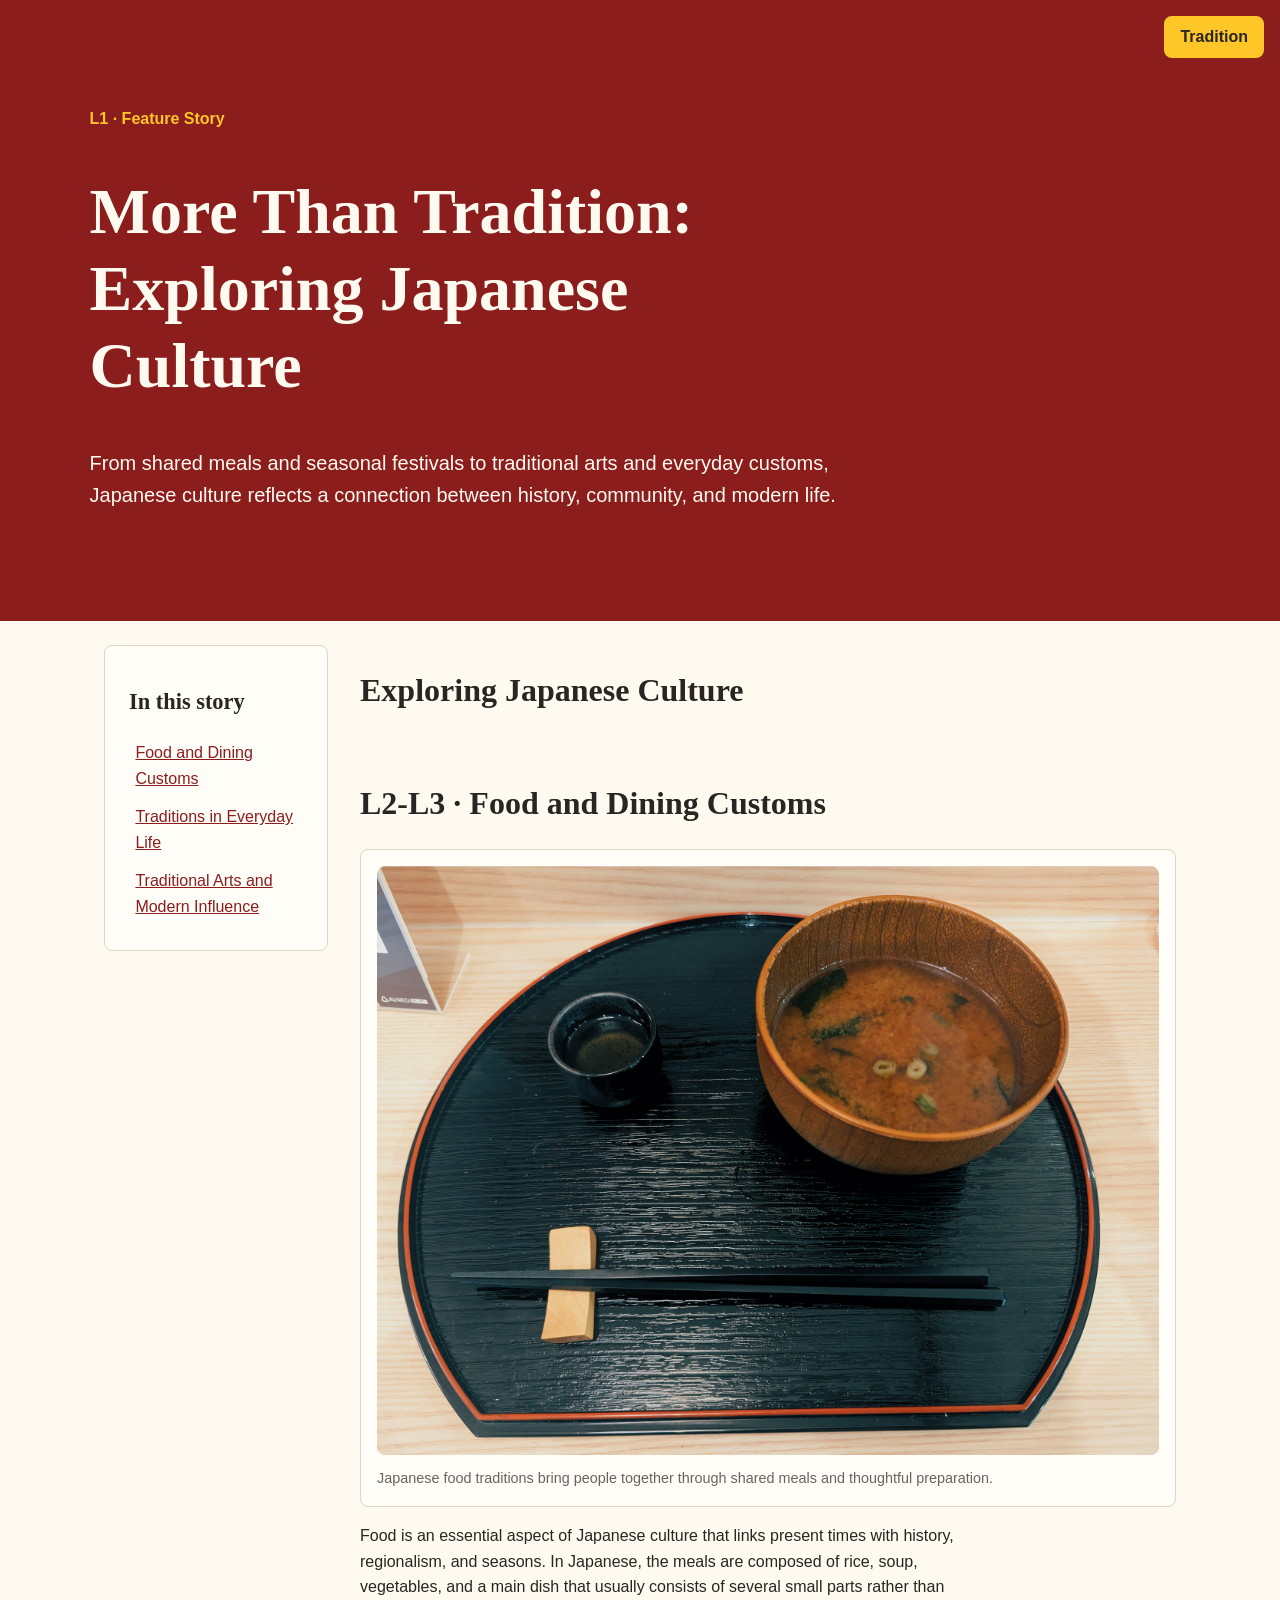
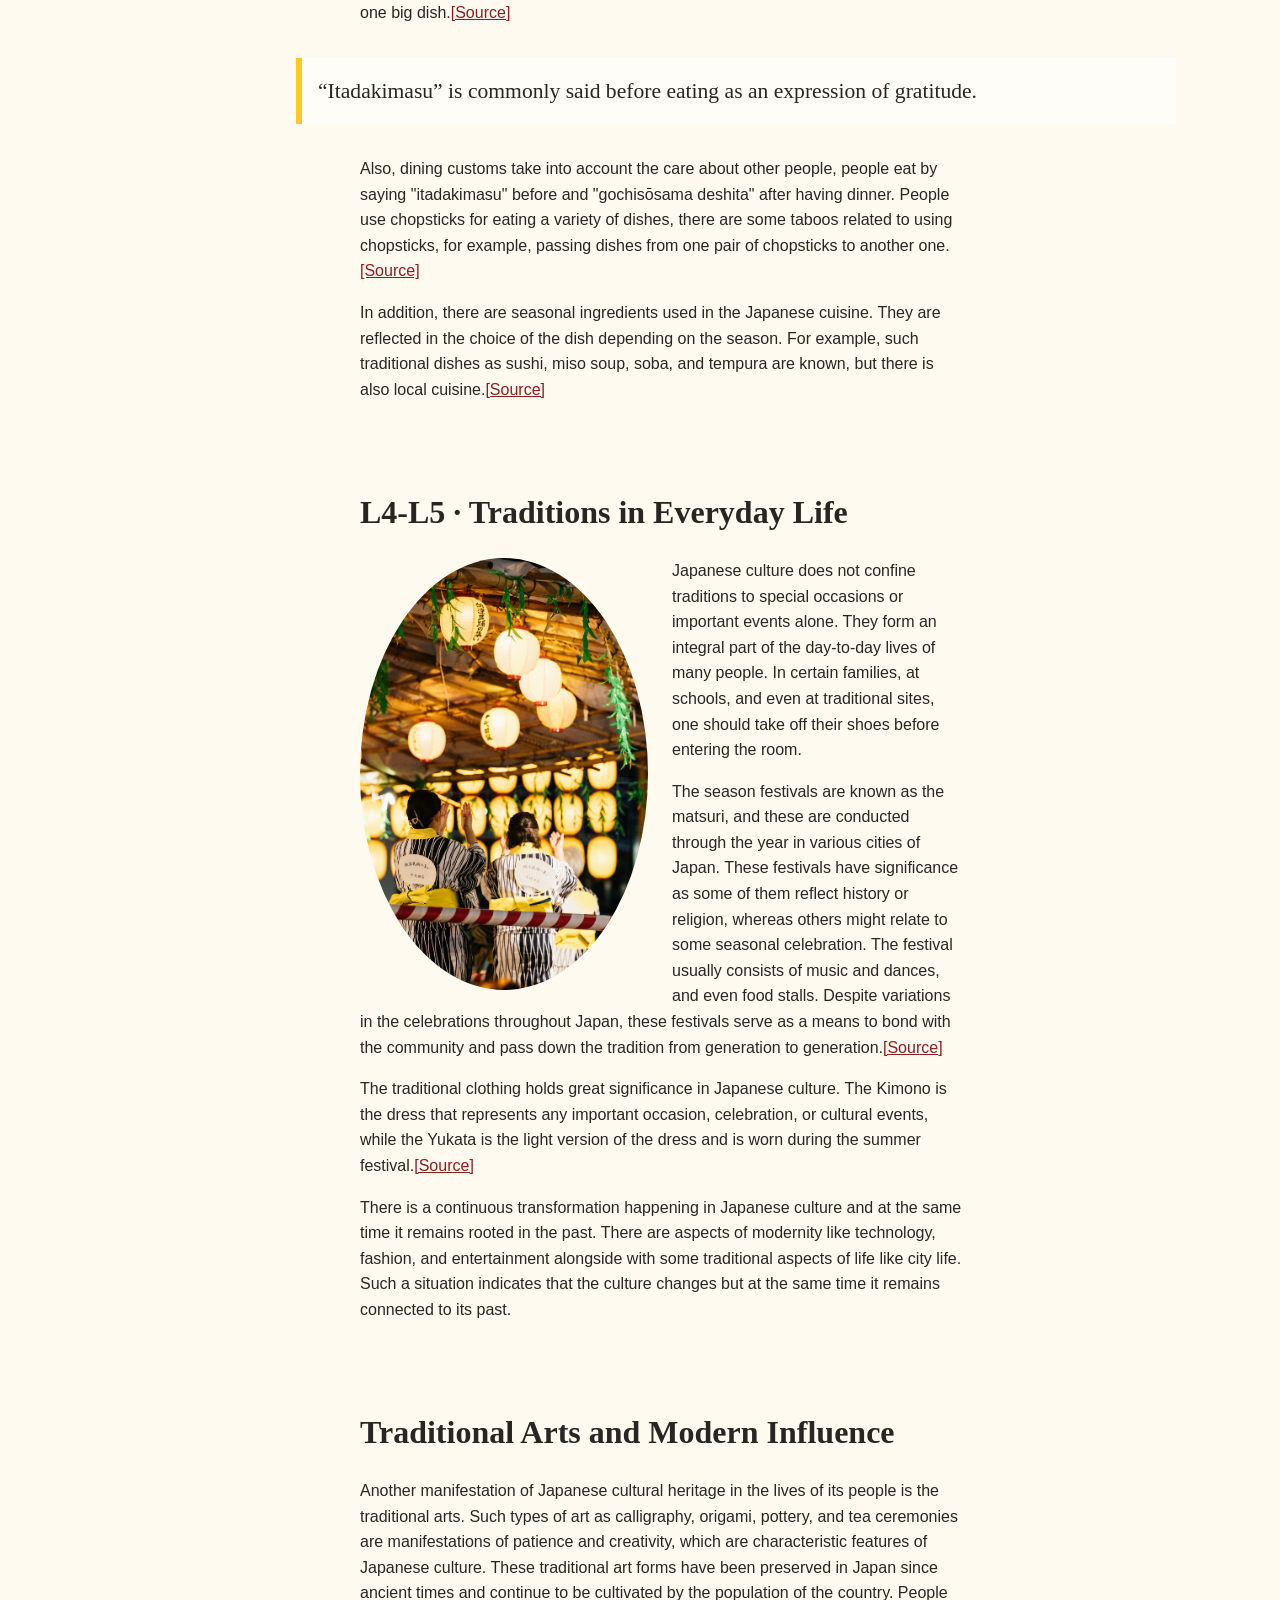
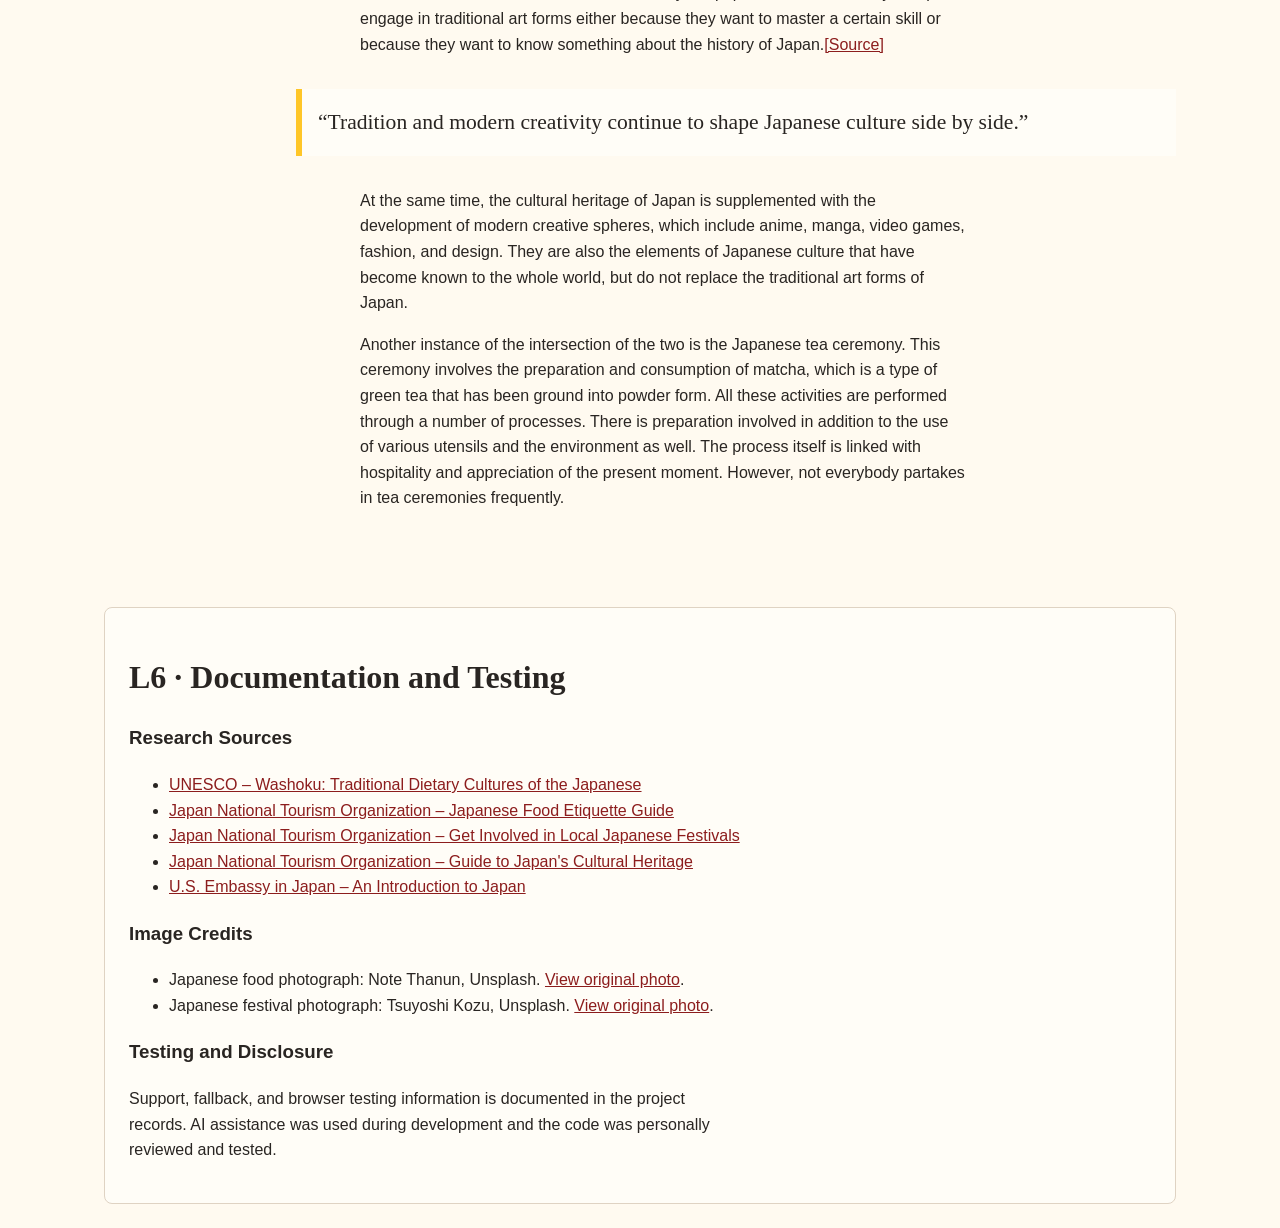
<file: index.html>
<!doctype html>
<html lang="en">
    <head>
        <meta charset="utf-8">
        <meta name="viewport" content="width=device-width,initial-scale=1">
        <title>More Than Tradition: Exploring Japanese Culture</title>
        <link rel="stylesheet" href="styles.css">
    </head>
    <body>
        <header class="feature-header">
            <p class="eyebrow">L1 · Feature Story</p>
            <h1>More Than Tradition: Exploring Japanese Culture</h1>
            <p class="lede">From shared meals and seasonal festivals to traditional arts and everyday customs, Japanese culture reflects a connection between history, community, and modern life.</p>
            <span class="issue-badge">Tradition</span>
        </header>
        <main>
            <aside class="story-guide">
                <h2>In this story</h2>
                <a href="#section-one">Food and Dining Customs</a>
                <a href="#section-two">Traditions in Everyday Life</a>
                <a href="#section-three">Traditional Arts and Modern Influence</a>
            </aside>
            <article>
                <h2>Exploring Japanese Culture</h2>
                <section id="section-one">
                    <h2>L2-L3 · Food and Dining Customs</h2>
                    <figure class="feature-figure">
                        <img src="japanese-food.jpg" alt="A traditional Japanese meal with miso soup, chopsticks, and tea" width="1000" height="700">
                        <figcaption>Japanese food traditions bring people together through shared meals and thoughtful preparation.</figcaption>
                    </figure>
                    <p>Food is an essential aspect of Japanese culture that links present times with history, regionalism, and seasons. In Japanese, the meals are composed of rice, soup, vegetables, and a main dish that usually consists of several small parts rather than one big dish.<a href="https://ich.unesco.org/en/RL/washoku-traditional-dietary-culture-of-the-japanese-notably-for-the-celebration-of-new-year-00869">[Source]</a></p>
                    <blockquote class="pull-quote">“Itadakimasu” is commonly said before eating as an expression of gratitude.</blockquote>
                    <p>Also, dining customs take into account the care about other people, people eat by saying "itadakimasu" before and "gochisōsama deshita" after having dinner. People use chopsticks for eating a variety of dishes, there are some taboos related to using chopsticks, for example, passing dishes from one pair of chopsticks to another one.<a href="https://www.in.emb-japan.go.jp/Japan-Calling/Dec_2013.pdf">[Source]</a></p>
                    <p>In addition, there are seasonal ingredients used in the Japanese cuisine. They are reflected in the choice of the dish depending on the season. For example, such traditional dishes as sushi, miso soup, soba, and tempura are known, but there is also local cuisine.<a href="https://faq.japan-travel.jnto.go.jp/en/guide/japanese-food-etiquette/">[Source]</a></p>
                </section>
                <section id="section-two">
                    <h2>L4-L5 · Traditions in Everyday Life</h2>
                    <img class="shape-portrait" src="japanese-festival.jpg" alt="People wearing yukata at a Japanese festival with illuminated lanterns" width="600" height="600">
                    <p>Japanese culture does not confine traditions to special occasions or important events alone. They form an integral part of the day-to-day lives of many people. In certain families, at schools, and even at traditional sites, one should take off their shoes before entering the room.</p>
                    <p>The season festivals are known as the matsuri, and these are conducted through the year in various cities of Japan. These festivals have significance as some of them reflect history or religion, whereas others might relate to some seasonal celebration. The festival usually consists of music and dances, and even food stalls. Despite variations in the celebrations throughout Japan, these festivals serve as a means to bond with the community and pass down the tradition from generation to generation.<a href="https://www.japan.travel/en/guide/get-involved-in-local-festivals/">[Source]</a></p>
                    <p>The traditional clothing holds great significance in Japanese culture. The Kimono is the dress that represents any important occasion, celebration, or cultural events, while the Yukata is the light version of the dress and is worn during the summer festival.<a href="https://www.japan.travel/en/guide/cultural-experiences/">[Source]</a></p>
                    <p>There is a continuous transformation happening in Japanese culture and at the same time it remains rooted in the past. There are aspects of modernity like technology, fashion, and entertainment alongside with some traditional aspects of life like city life. Such a situation indicates that the culture changes but at the same time it remains connected to its past.</p>
                </section>
                <section id="section-three">
                    <h2>Traditional Arts and Modern Influence</h2>
                    <p>Another manifestation of Japanese cultural heritage in the lives of its people is the traditional arts. Such types of art as calligraphy, origami, pottery, and tea ceremonies are manifestations of patience and creativity, which are characteristic features of Japanese culture. These traditional art forms have been preserved in Japan since ancient times and continue to be cultivated by the population of the country. People engage in traditional art forms either because they want to master a certain skill or because they want to know something about the history of Japan.<a href="https://www.japan.travel/en/guide/japans-cultural-heritage/">[Source]</a></p>
                    <blockquote class="pull-quote">“Tradition and modern creativity continue to shape Japanese culture side by side.”</blockquote>
                    <p>At the same time, the cultural heritage of Japan is supplemented with the development of modern creative spheres, which include anime, manga, video games, fashion, and design. They are also the elements of Japanese culture that have become known to the whole world, but do not replace the traditional art forms of Japan.</p>
                    <p>Another instance of the intersection of the two is the Japanese tea ceremony. This ceremony involves the preparation and consumption of matcha, which is a type of green tea that has been ground into powder form. All these activities are performed through a number of processes. There is preparation involved in addition to the use of various utensils and the environment as well. The process itself is linked with hospitality and appreciation of the present moment. However, not everybody partakes in tea ceremonies frequently.</p>
                </section>
            </article>
            <section class="documentation">
                <h2>L6 · Documentation and Testing</h2>
                <h3>Research Sources</h3>
                <ul>
                    <li><a href="https://ich.unesco.org/en/RL/washoku-traditional-dietary-culture-of-the-japanese-notably-for-the-celebration-of-new-year-00869">UNESCO – Washoku: Traditional Dietary Cultures of the Japanese</a></li>
                    <li><a href="https://www.japan.travel/en/guide/japanese-food-etiquette/">Japan National Tourism Organization – Japanese Food Etiquette Guide</a></li>
                    <li><a href="https://www.japan.travel/en/guide/get-involved-in-local-festivals/">Japan National Tourism Organization – Get Involved in Local Japanese Festivals</a></li>
                    <li><a href="https://www.japan.travel/en/guide/japans-cultural-heritage/">Japan National Tourism Organization – Guide to Japan's Cultural Heritage</a></li>
                    <li><a href="https://www.us.emb-japan.go.jp/jicc/doc/Library/An_Introduction_to_Japan.pdf">U.S. Embassy in Japan – An Introduction to Japan</a></li>
                </ul>

                <h3>Image Credits</h3>
                <ul>
                    <li>Japanese food photograph: Note Thanun, Unsplash. <a href="https://unsplash.com/photos/miso-soup-with-chopsticks-and-tea-on-tray-bidzC6Ewrfc">View original photo</a>.</li>
                    <li>Japanese festival photograph: Tsuyoshi Kozu, Unsplash. <a href="https://unsplash.com/photos/people-in-yukatas-at-a-festival-with-lanterns-uI_Jw3XXuwM">View original photo</a>.</li>
                </ul>

                <h3>Testing and Disclosure</h3>
                <p>Support, fallback, and browser testing information is documented in the project records. AI assistance was used during development and the code was personally reviewed and tested.</p>
            </section>
        </main>
    </body>
    </html>
</file>
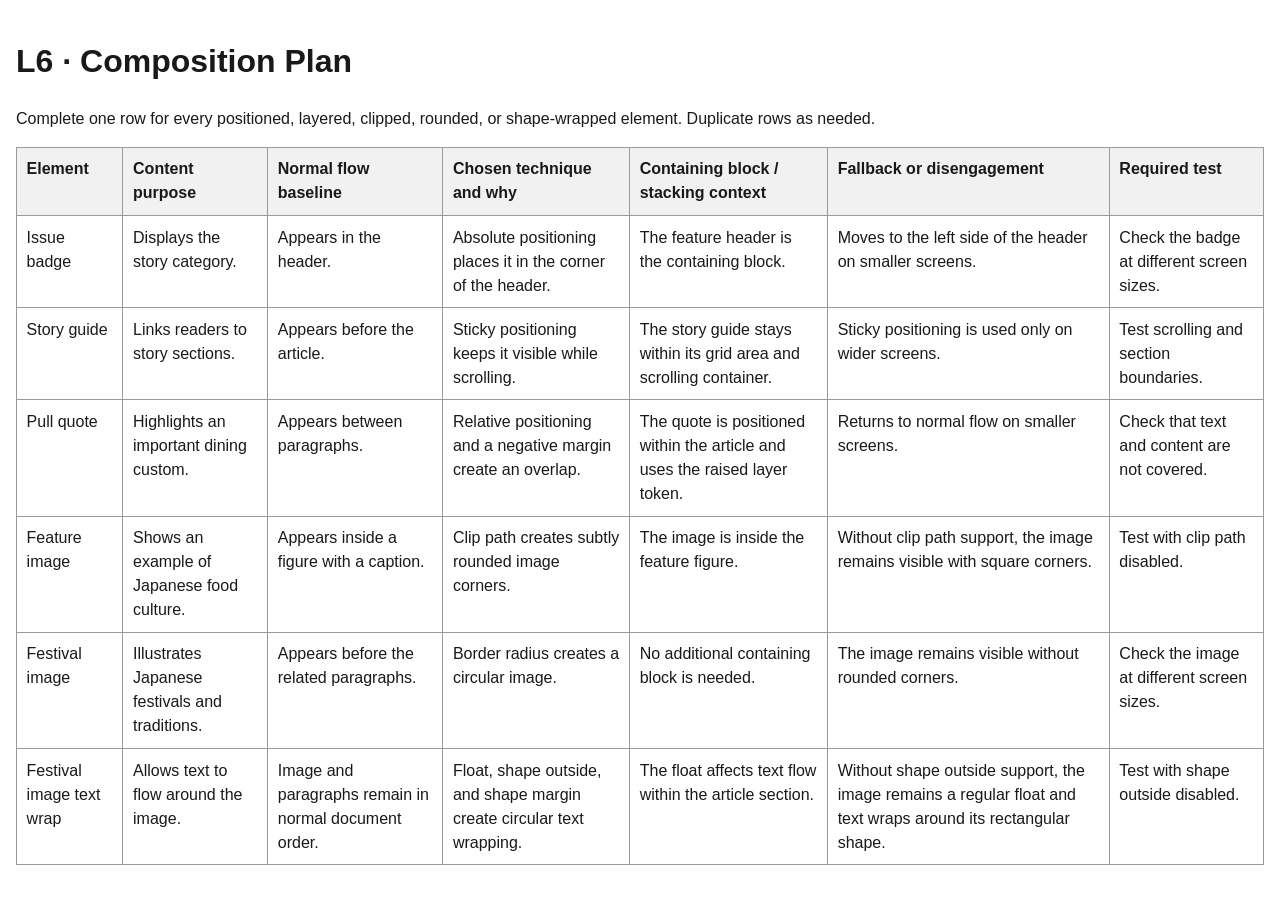
<file: composition-plan.html>
<!doctype html>
<html lang="en">
    <head>
        <meta charset="utf-8">
        <meta name="viewport" content="width=device-width,initial-scale=1">
        <title>Composition Plan</title>
        <style>
            body{
                font-family:Arial,sans-serif;
                line-height:1.5;
                max-width:90rem;
                margin:auto;
                padding:1rem;
                color:#191919;
                }
            table{
                width:100%;
                border-collapse:collapse;
                }
            th,td{
                padding:.6rem;
                border:1px solid #999;
                text-align:left;
                vertical-align:top;
                }
            th{
                background:#f1f1f1;
                }
        </style>
        </head>
        <body>
            <h1>L6 · Composition Plan</h1>
            <p>Complete one row for every positioned, layered, clipped, rounded, or shape-wrapped element. Duplicate rows as needed.</p>
            <table>
                <thead>
                    <tr>
                        <th>Element</th>
                        <th>Content purpose</th>
                        <th>Normal flow baseline</th>
                        <th>Chosen technique and why</th>
                        <th>Containing block / stacking context</th>
                        <th>Fallback or disengagement</th>
                        <th>Required test</th>
                    </tr>
                </thead>
                <tbody>
                    <tr>
                        <td>Issue badge</td>
                        <td>Displays the story category.</td>
                        <td>Appears in the header.</td>
                        <td>Absolute positioning places it in the corner of the header.</td>
                        <td>The feature header is the containing block.</td>
                        <td>Moves to the left side of the header on smaller screens.</td>
                        <td>Check the badge at different screen sizes.</td>
                    </tr>
                    <tr>
                        <td>Story guide</td>
                        <td>Links readers to story sections.</td>
                        <td>Appears before the article.</td>
                        <td>Sticky positioning keeps it visible while scrolling.</td>
                        <td>The story guide stays within its grid area and scrolling container.</td>
                        <td>Sticky positioning is used only on wider screens.</td>
                        <td>Test scrolling and section boundaries.</td>
                    </tr>
                    <tr>
                        <td>Pull quote</td>
                        <td>Highlights an important dining custom.</td>
                        <td>Appears between paragraphs.</td>
                        <td>Relative positioning and a negative margin create an overlap.</td>
                        <td>The quote is positioned within the article and uses the raised layer token.</td>
                        <td>Returns to normal flow on smaller screens.</td>
                        <td>Check that text and content are not covered.</td>
                    </tr>
                    <tr>
                        <td>Feature image</td>
                        <td>Shows an example of Japanese food culture.</td>
                        <td>Appears inside a figure with a caption.</td>
                        <td>Clip path creates subtly rounded image corners.</td>
                        <td>The image is inside the feature figure.</td>
                        <td>Without clip path support, the image remains visible with square corners.</td>
                        <td>Test with clip path disabled.</td>
                    </tr>
                    <tr>
                        <td>Festival image</td>
                        <td>Illustrates Japanese festivals and traditions.</td>
                        <td>Appears before the related paragraphs.</td>
                        <td>Border radius creates a circular image.</td>
                        <td>No additional containing block is needed.</td>
                        <td>The image remains visible without rounded corners.</td>
                        <td>Check the image at different screen sizes.</td>
                    </tr>
                    <tr>
                        <td>Festival image text wrap</td>
                        <td>Allows text to flow around the image.</td>
                        <td>Image and paragraphs remain in normal document order.</td>
                        <td>Float, shape outside, and shape margin create circular text wrapping.</td>
                        <td>The float affects text flow within the article section.</td>
                        <td>Without shape outside support, the image remains a regular float and text wraps around its rectangular shape.</td>
                        <td>Test with shape outside disabled.</td>
                    </tr>
                </tbody>
            </table>
        </body>
        </html>
</file>
<file: styles.css>
:root{
--color-text: #292522;
    --color-background: #fffaf0;
    --color-surface: #fffdf7;
    --color-action: #8c1d1d;
    --color-accent: #ffc627;
    --color-border: #dfd3c3;
    --color-muted: #6b625c;
    --color-focus: #ffc527e1;

    --space-small: 4px;
    --space-medium: 12px;
    --space-large: 24px;
    --space-extra-large: 32px;
    --content-width: 1120px;
    --reading-width: 68ch;

    --heading-font: Georgia, "Times New Roman", serif;
    --body-font: Arial, Helvetica, sans-serif;
    --body-text: 16px;
    --heading-text: 32px;

    --radius: 8px;
    --layer-base: 0;
    --layer-raised: 10;
    --layer-sticky: 20;
    --layer-overlay: 30;
}
*,*::before,*::after{
    box-sizing:border-box;
}
html{
    scroll-behavior:smooth;
}
body {
    margin: 0;
    color: var(--color-text);
    background: var(--color-background);
    font-family: var(--body-font);
    font-size: var(--body-text);
    line-height: 1.6;
}
h1, h2 {
    font-family: var(--heading-font);
    line-height: 1.2;
}
h2 {
    font-size: var(--heading-text);
}
p {
    max-width: var(--reading-width);
}
a {
    color: var(--color-action);
}
a:hover {
    color: #64132d;
}
:focus-visible {
    outline: 3px solid var(--color-focus);
    outline-offset: 3px;
}
.feature-header {
    position: relative;
    padding: clamp(3rem, 7vw, 6rem);
    padding-inline-end: 12rem;
    background: var(--color-action);
    color: #fffaf0;
}
.feature-header h1 {
    max-width: 750px;
    font-size: clamp(2.5rem, 5vw, 4rem);
}
.eyebrow {
    color: var(--color-accent);
    font-weight: 700;
}
.lede {
    max-width: var(--reading-width);
    font-size: 1.25rem;
}
.issue-badge {
    position: absolute;
    inset-block-start: 1rem;
    inset-inline-end: 1rem;
    padding: .5rem 1rem;
    background: var(--color-accent);
    color: #292522;
    border-radius: var(--radius);
    font-weight: 700;
}
main {
    display: grid;
    gap: var(--space-extra-large);
    max-width: var(--content-width);
    margin: 0 auto;
    padding: var(--space-large);
}
article {
    min-width: 0;
}
article section {
    display: flow-root;
    margin-block: 3rem;
    scroll-margin-block-start: 6rem;
}
.story-guide {
    align-self: start;
    padding: var(--space-large);
    background: var(--color-surface);
    border: 1px solid var(--color-border);
    border-radius: var(--radius);
}
.story-guide h2 {
    font-size: 1.4rem;
}
.story-guide a {
    display: block;
    padding: .4rem;
}
.feature-figure {
    position: relative;
    margin: 0;
    padding: 1rem;
    background: var(--color-surface);
    border: 1px solid var(--color-border);
    border-radius: var(--radius);
}
img {
    display: block;
    max-width: 100%;
    height: auto;
}
.feature-figure img {
    clip-path: inset(0 round 8px);
}
.feature-figure figcaption {
    margin-block-start: .75rem;
    color: var(--color-muted);
    font-size: .9rem;
}
.pull-quote {
    position: relative;
    margin: 2rem 0;
    padding: 1rem;
    border-inline-start: .4rem solid var(--color-accent);
    font-family: var(--heading-font);
    font-size: 1.35rem;
}
.shape-portrait {
    width: min(40%, 18rem);
    margin: 0 1.5rem 1rem 0;
    border-radius: 50%;
}
.documentation {
    grid-column: 1 / -1;
    padding: var(--space-large);
    background: var(--color-surface);
    border: 1px solid var(--color-border);
    border-radius: var(--radius);
}
@media (min-width:52rem){
    main{
        grid-template-columns:14rem 1fr;
    }
   .story-guide{
        position:sticky;
        inset-block-start:1rem;
        z-index:var(--layer-sticky);
    }
    .pull-quote{
        position:relative;
        z-index:var(--layer-raised);
        margin-inline-start:-4rem;
        background:var(--color-surface);
    }
    .shape-portrait{
        float:left;
    }
}
    @media (max-width: 600px) {
        .feature-header {
            position: relative;
            padding: 5rem 1.5rem 2rem;
    }
    .feature-header h1 {
        font-size: 2.5rem;
    }
    .issue-badge {
        inset-block-start: 1rem;
        inset-inline-start: 1.5rem;
        inset-inline-end: auto;
    }
    main {
        padding: 1rem;
    }
    article h2 {
        font-size: 1.7rem;
    }
}
</file>
